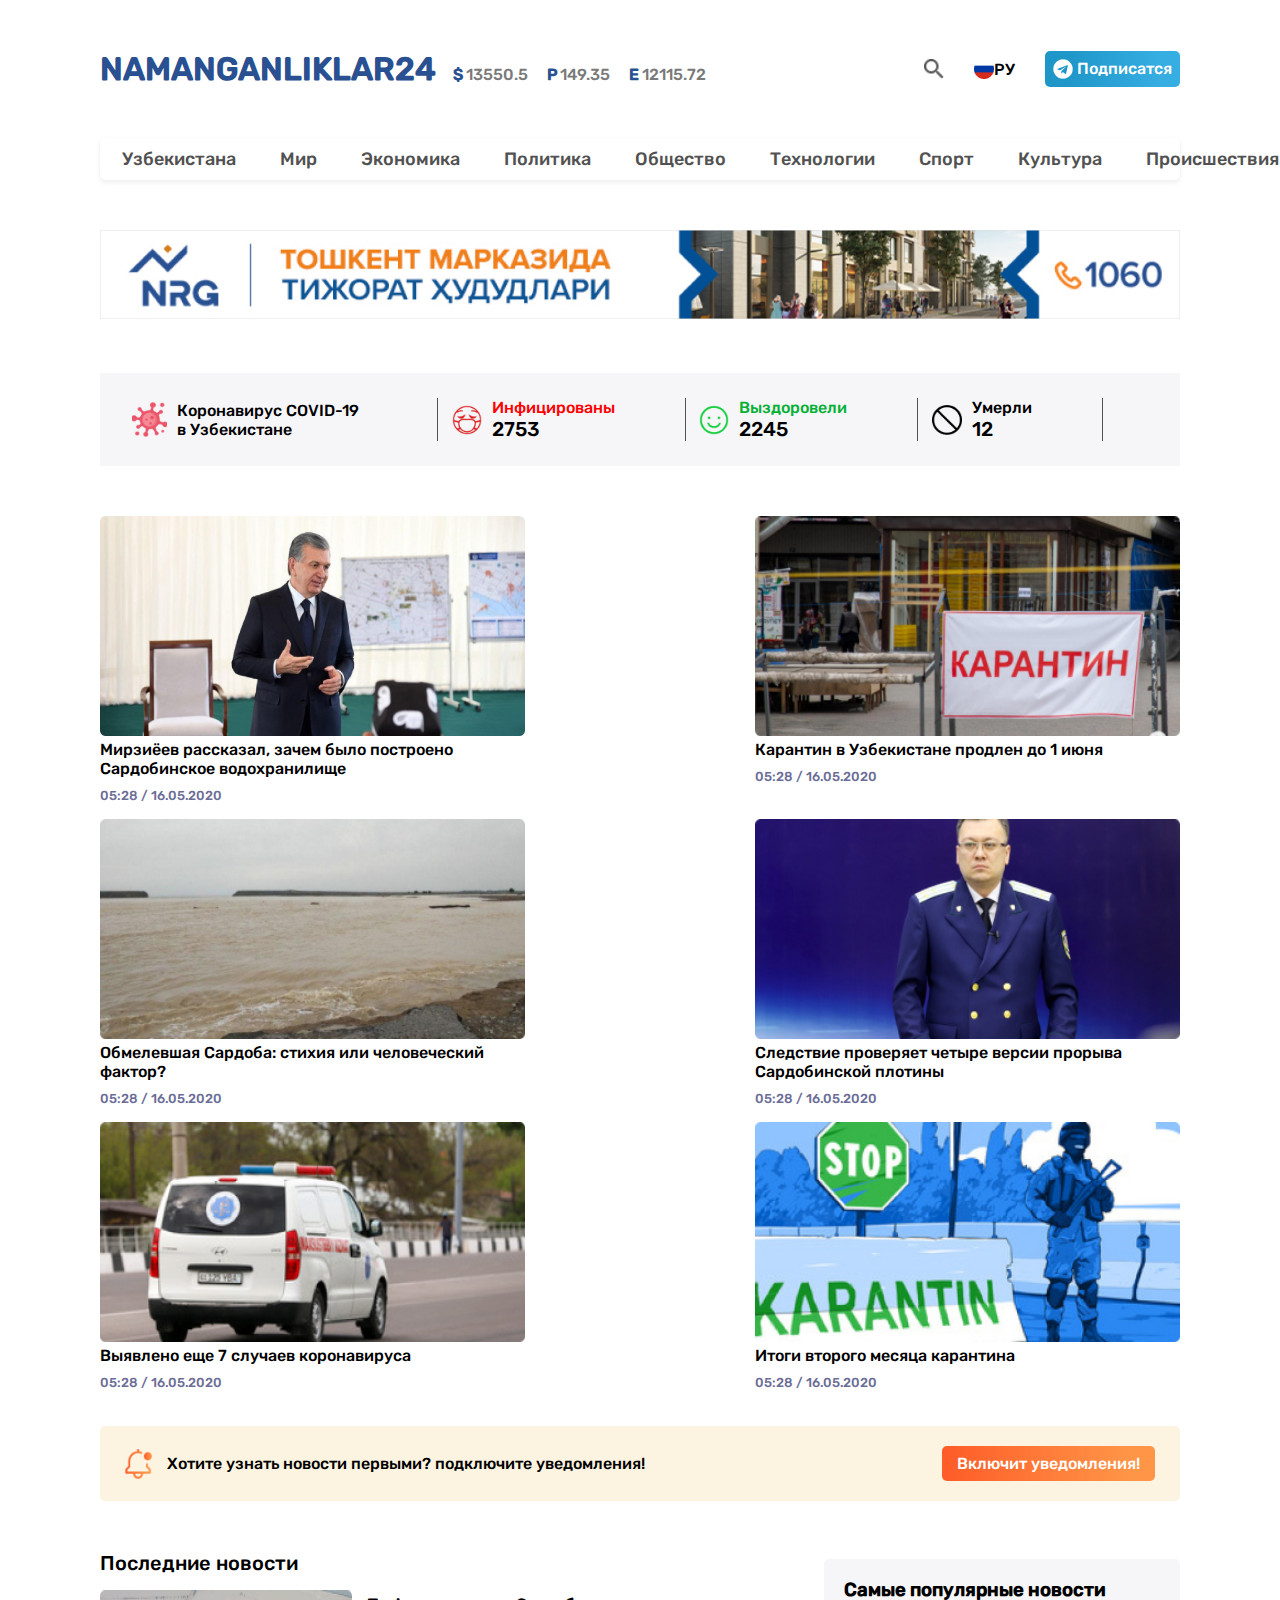
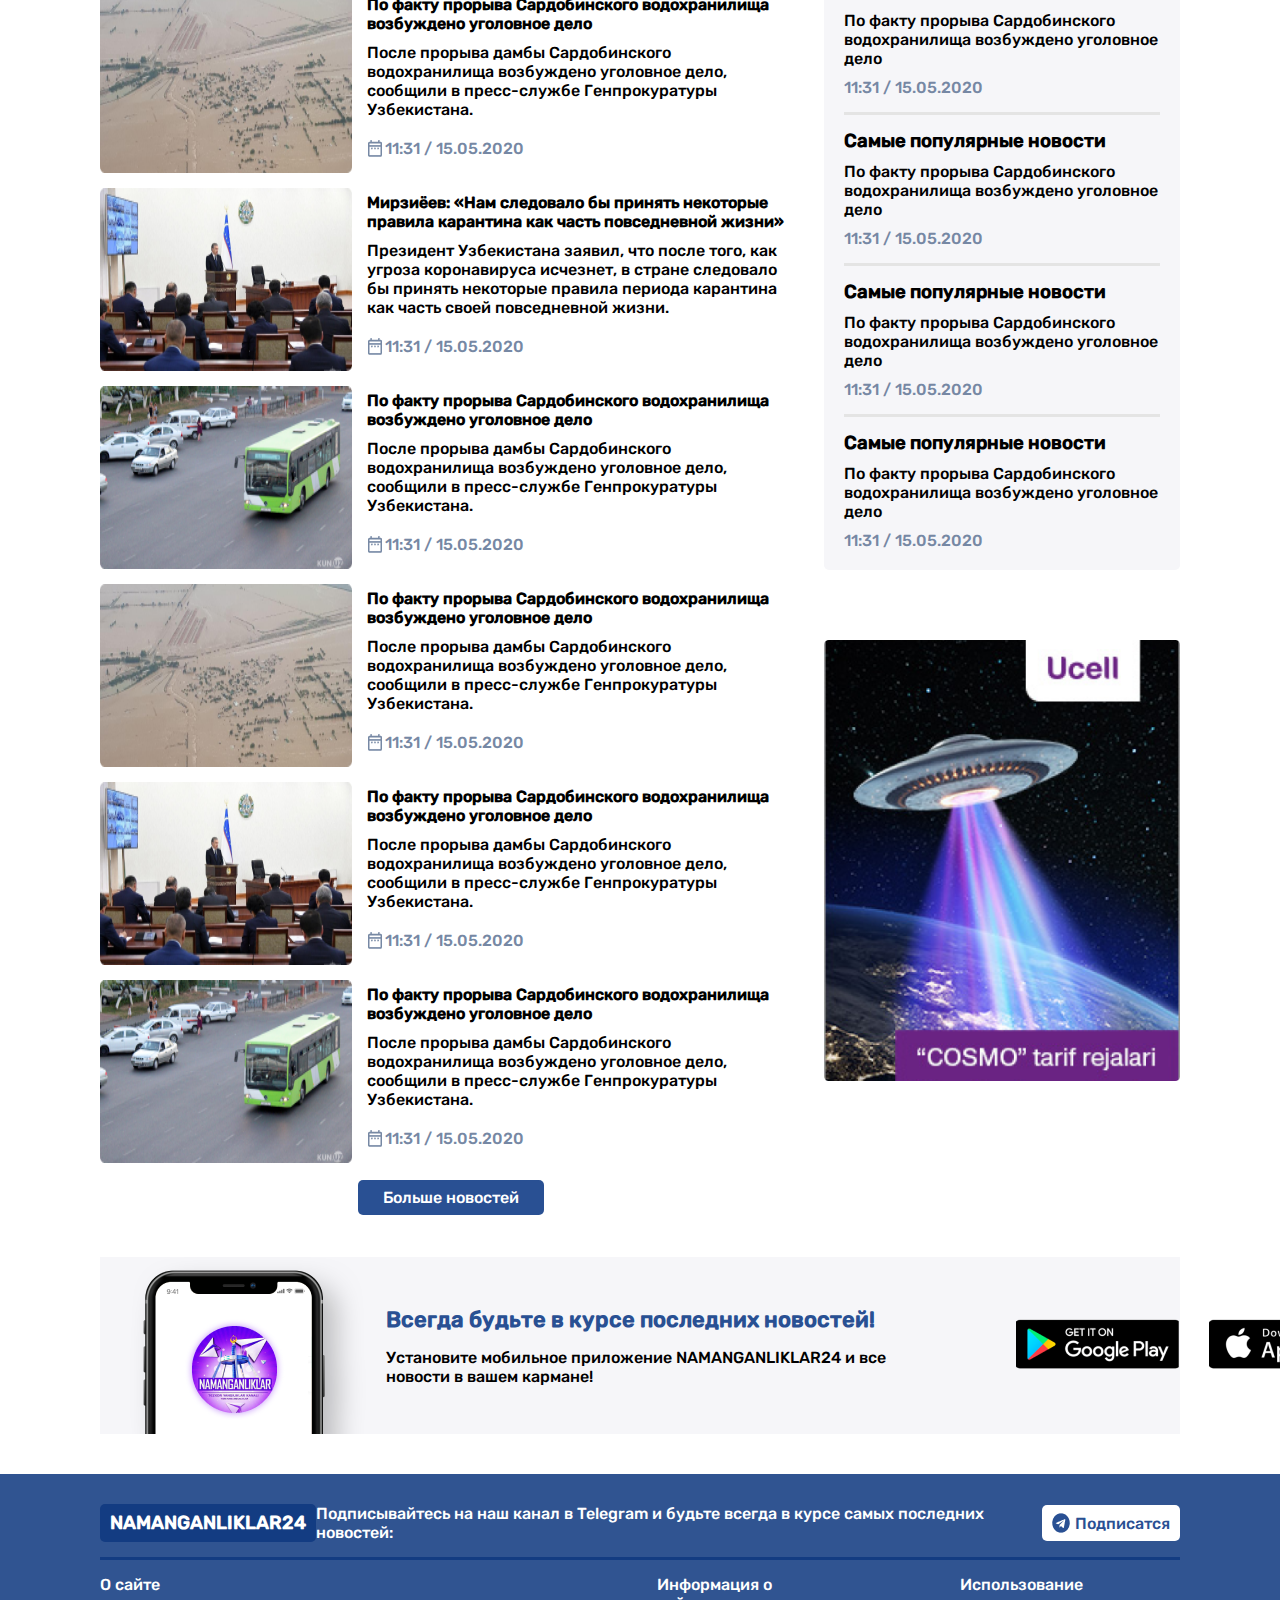
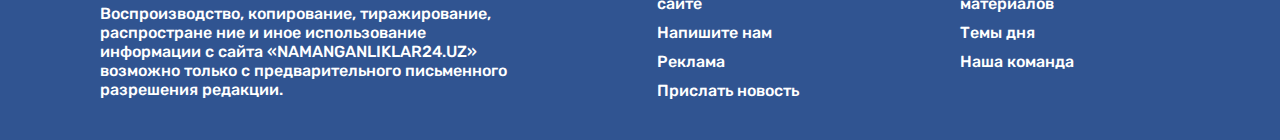
<file: index.html>
<!DOCTYPE html>
<html lang="ru">

<head>
    <meta charset="UTF-8">
    <title>NAMANGANLIKLAR24</title>
    <link rel="stylesheet" href="./main.css">
    <link rel="stylesheet" href="./style.css">
</head>

<body>

    <main class="container">

        <!-- Header -->

        <header class="header">
            <div class="head">

                <div class="currencies">
                    <h1>NAMANGANLIKLAR24</h1>
                    <div class="currency">
                        <span>$</span>
                        <p>13550.5</p>
                    </div>
                    <div class="currency">
                        <span>P</span>
                        <p>149.35</p>
                    </div>
                    <div class="currency">
                        <span>E</span>
                        <p>12115.72</p>
                    </div>
                </div>

                <div class="icons">
                    <img class="img-lupa" src="./img/lupa.png" alt="#">
                    <img class="img-flag" src="./img/flag.png" alt="#"><span>РУ</span>

                    <a href="#" class="follow">
                        <img src="./img/cib_telegram@2x.png" alt="#">
                        <p>Подписатся</p>
                    </a>

                </div>

            </div>
        </header>

        <nav>

            <ul class="nav-list">
                
                <li class="list-item1">
                    <a href="#" class="dropdown-title">Узбекистана</a>
                    <ul class="dropdown-items">
                        <li class="dropdown-item">Область</li>
                        <li class="dropdown-item">Округ</li>
                        <li class="dropdown-item">Район</li>
                        <li class="dropdown-item">Улица</li>
                        <li class="dropdown-item">Дом</li>
                    </ul>
                </li>
                <li class="list-item">
                    <a href="#footer">Мир</a>
                </li>
                <li class="list-item">
                    <a href="#footer">Экономика</a>
                </li>
                <li class="list-item">
                    <a href="#footer">Политика</a>
                </li>
                <li class="list-item">
                    <a href="#footer">Общество</a>
                </li>
                <li class="list-item">
                    <a href="#footer">Технологии</a>
                </li>
                <li class="list-item">
                    <a href="#footer">Спорт</a>
                </li>
                <li class="list-item">
                    <a href="#footer">Культура</a>
                </li>
                <li class="list-item">
                    <a href="#footer">Происшествия</a>
                </li>
                <li class="list-item">
                    <a href="#footer">Туризм</a>
                </li>

            </ul>

            <div class="banner">
                <img src="./img/nrg-banner.jpg" alt="#">
            </div>

        </nav>

        <!-- Section_1 -->

        <div>

            <div class="covid-info">

                <div class="covid-info-item item1">
                    <!-- <img class="virusPic" src="./img/virus.png" alt="#"> -->
                    <p>Коронавирус COVID-19 в Узбекистане</p>
                </div>

                <div class="covid-info-item item2">
                    <!-- <img class="virusPic1" src="./img/mask.png" alt="#"> -->
                    <div class="infected-number">
                        <p>Инфицированы</p>
                        <p>2753</p>
                    </div>
                </div>

                <div class="covid-info-item item3">
                    <!-- <img class="virusPic1" src="./img/smile.png" alt="#"> -->
                    <div class="health-number">
                        <p>Выздоровели</p>
                        <p>2245</p>
                    </div>
                </div>

                <div class="covid-info-item item4">
                    <!-- <img class="virusPic1" src="./img/empty.png" alt="#"> -->
                    <div class="dead-number">
                        <p>Умерли</p>
                        <p>12</p>
                    </div>
                </div>

            </div>

        </div>


        <!-- Section_2 -->

        <div>

            <div class="cards">

                <div class="card">
                    <img src="./img/prezident.jpg" alt="#">
                    <p>Мирзиёев рассказал, зачем было построено Сардобинское водохранилище</p>
                    <p><time datetime="2020-05-16 05:28">05:28 / 16.05.2020</time></p>
                </div>
                <div class="card">
                    <img src="./img/karantin.jpg" alt="#">
                    <p>Карантин в Узбекистане продлен до 1 июня</p>
                    <p><time datetime="2020-05-16 05:28">05:28 / 16.05.2020</time></p>
                </div>
                <div class="card">
                    <img src="./img/sardoba.jpg" alt="#">
                    <p>Обмелевшая Сардоба: стихия или человеческий фактор?</p>
                    <p><time datetime="2020-05-16 05:28">05:28 / 16.05.2020</time></p>
                </div>
                <div class="card">
                    <img src="./img/prokuror.jpg" alt="#">
                    <p>Следствие проверяет четыре версии прорыва Сардобинской плотины</p>
                    <p><time datetime="2020-05-16 05:28">05:28 / 16.05.2020</time></p>
                </div>
                <div class="card">
                    <img src="./img/tez-yordam.jpg" alt="#">
                    <p>Выявлено еще 7 случаев коронавируса</p>
                    <p><time datetime="2020-05-16 05:28">05:28 / 16.05.2020</time></p>
                </div>
                <div class="card">
                    <img src="./img/stop-karantin.jpg" alt="#">
                    <p>Итоги второго месяца карантина </p>
                    <p><time datetime="2020-05-16 05:28">05:28 / 16.05.2020</time></p>
                </div>

            </div>

            <div class="notification">
                <img src="./img/bell.png" alt="#">
                <p>Хотите узнать новости первыми? подключите уведомления!</p>
                <a href="#">Включит уведомления!</a>
            </div>

        </div>

        <!-- Section_3 -->

        <section class="section3">

            <div class="section-3">

                <p>Последние новости</p>

                <div class="last-news">
                    <img src="./img/rasm1.png" alt="#">
                    <div class="last-new">
                        <a href="#">По факту прорыва Сардобинского водохранилища возбуждено уголовное дело</a>
                        <p>После прорыва дамбы Сардобинского водохранилища возбуждено уголовное дело, сообщили в
                            пресс-службе Генпрокуратуры Узбекистана.</p>
                        <div class="time">
                            <img src="./img/calendar.jpg" alt="#">
                            <time datetime="2020-05-15 11:31">11:31 / 15.05.2020</time>
                        </div>
                    </div>
                </div>
                <div class="last-news">
                    <img src="./img/zalda.png" alt="#">
                    <div class="last-new">
                        <a href="#">Мирзиёев: «Нам следовало бы принять некоторые правила карантина как часть
                            повседневной жизни»</a>
                        <p>Президент Узбекистана заявил, что после того, как угроза коронавируса исчезнет, в стране
                            следовало бы принять некоторые правила периода карантина как часть своей повседневной жизни.
                        </p>
                        <div class="time">
                            <img src="./img/calendar.jpg" alt="#">
                            <time datetime="2020-05-15 11:31">11:31 / 15.05.2020</time>
                        </div>
                    </div>
                </div>
                <div class="last-news">
                    <img src="./img/avtobus.png" alt="#">
                    <div class="last-new">
                        <a href="#">По факту прорыва Сардобинского водохранилища возбуждено уголовное дело</a>
                        <p>После прорыва дамбы Сардобинского водохранилища возбуждено уголовное дело, сообщили в
                            пресс-службе Генпрокуратуры Узбекистана.</p>
                        <div class="time">
                            <img src="./img/calendar.jpg" alt="#">
                            <time datetime="2020-05-15 11:31">11:31 / 15.05.2020</time>
                        </div>
                    </div>
                </div>
                <div class="last-news">
                    <img src="./img/rasm1.png" alt="#">
                    <div class="last-new">
                        <a href="#">По факту прорыва Сардобинского водохранилища возбуждено уголовное дело</a>
                        <p>После прорыва дамбы Сардобинского водохранилища возбуждено уголовное дело, сообщили в
                            пресс-службе Генпрокуратуры Узбекистана.</p>
                        <div class="time">
                            <img src="./img/calendar.jpg" alt="#">
                            <time datetime="2020-05-15 11:31">11:31 / 15.05.2020</time>
                        </div>
                    </div>
                </div>
                <div class="last-news">
                    <img src="./img/zalda.png" alt="#">
                    <div class="last-new">
                        <a href="#">По факту прорыва Сардобинского водохранилища возбуждено уголовное дело</a>
                        <p>После прорыва дамбы Сардобинского водохранилища возбуждено уголовное дело, сообщили в
                            пресс-службе Генпрокуратуры Узбекистана.</p>
                        <div class="time">
                            <img src="./img/calendar.jpg" alt="#">
                            <time datetime="2020-05-15 11:31">11:31 / 15.05.2020</time>
                        </div>
                    </div>
                </div>
                <div class="last-news">
                    <img src="./img/avtobus.png" alt="#">
                    <div class="last-new">
                        <a href="#">По факту прорыва Сардобинского водохранилища возбуждено уголовное дело</a>
                        <p>После прорыва дамбы Сардобинского водохранилища возбуждено уголовное дело, сообщили в
                            пресс-службе Генпрокуратуры Узбекистана.</p>
                        <div class="time">
                            <img src="./img/calendar.jpg" alt="#">
                            <time datetime="2020-05-15 11:31">11:31 / 15.05.2020</time>
                        </div>
                    </div>
                </div>

                <div class="lastNews-btn">
                    <a href="./index1.html" target="_blank">Больше новостей</a>
                </div>

            </div>

            <div class="section3-part2">

                <div class="popular-news">

                    <div class="p-new">
                        <h3>Caмыe популярные новости</h3>
                        <p>По факту прорыва Сардобинского водохранилища возбуждено уголовное дело</p>
                        <time datetime="2020-05-15 11:31">11:31 / 15.05.2020</time>
                    </div>

                    <div class="line"></div>

                    <div class="p-new">
                        <h3>Caмыe популярные новости</h3>
                        <p>По факту прорыва Сардобинского водохранилища возбуждено уголовное дело</p>
                        <time datetime="2020-05-15 11:31">11:31 / 15.05.2020</time>
                    </div>

                    <div class="line"></div>

                    <div class="p-new">
                        <h3>Caмыe популярные новости</h3>
                        <p>По факту прорыва Сардобинского водохранилища возбуждено уголовное дело</p>
                        <time datetime="2020-05-15 11:31">11:31 / 15.05.2020</time>
                    </div>

                    <div class="line"></div>

                    <div class="p-new">
                        <h3>Caмыe популярные новости</h3>
                        <p>По факту прорыва Сардобинского водохранилища возбуждено уголовное дело</p>
                        <time datetime="2020-05-15 11:31">11:31 / 15.05.2020</time>
                    </div>

                </div>

                <div class="ucell-pic">
                    <img src="./img/ucell.png" alt="#">
                </div>

            </div>

        </section>

        <!-- Section-4 -->

        <section>

            <div class="last-section">
                <img src="./img/phone.png" alt="#">

                <div class="last-section-icons">
                    <div class="last-section-text">
                        <h3>Всегда будьте в курсе последних новостей!</h3>
                        <p>Установите мобильное приложение NAMANGANLIKLAR24 и все новости в вашем кармане!</p>
                    </div>

                    <a href="#">
                        <img src="./img/google_play.png" alt="#">
                    </a>
                    <a href="#">
                        <img src="./img/appstore.png" alt="#">
                    </a>
                </div>
            </div>

        </section>
    </main>

    <!-- Footer -->

    <footer id="footer">

        <div class="container footer">

            <div class="foot">
                <h3>NAMANGANLIKLAR24</h3>
                <p>Подписывайтесь на наш канал в Telegram и будьте всегда в курсе самых последних новостей:</p>
                <a href="#" class="foot-icon">
                    <img src="./img/telegram-logo.png" alt="#">
                    <p>Подписатся</p>
                </a>
            </div>

            <div class="foot_2">

                <div class="column-1">
                    <p>О сайте</p>
                    <p>Воспроизводство, копирование, тиражирование, распростране ние и иное использование информации с
                        сайта «NAMANGANLIKLAR24.UZ» возможно только с предварительного письменного разрешения редакции.
                    </p>
                </div>

                <ul class="column-2">
                    <li>Информация о сайте</li>
                    <li>Напишите нам</li>
                    <li>Реклама</li>
                    <li>Прислать новость</li>
                </ul>

                <ul class="column-2">
                    <li>Использование материалов</li>
                    <li>Темы дня</li>
                    <li>Наша команда</li>
                </ul>

            </div>

        </div>

    </footer>

</body>

</html>
</file>
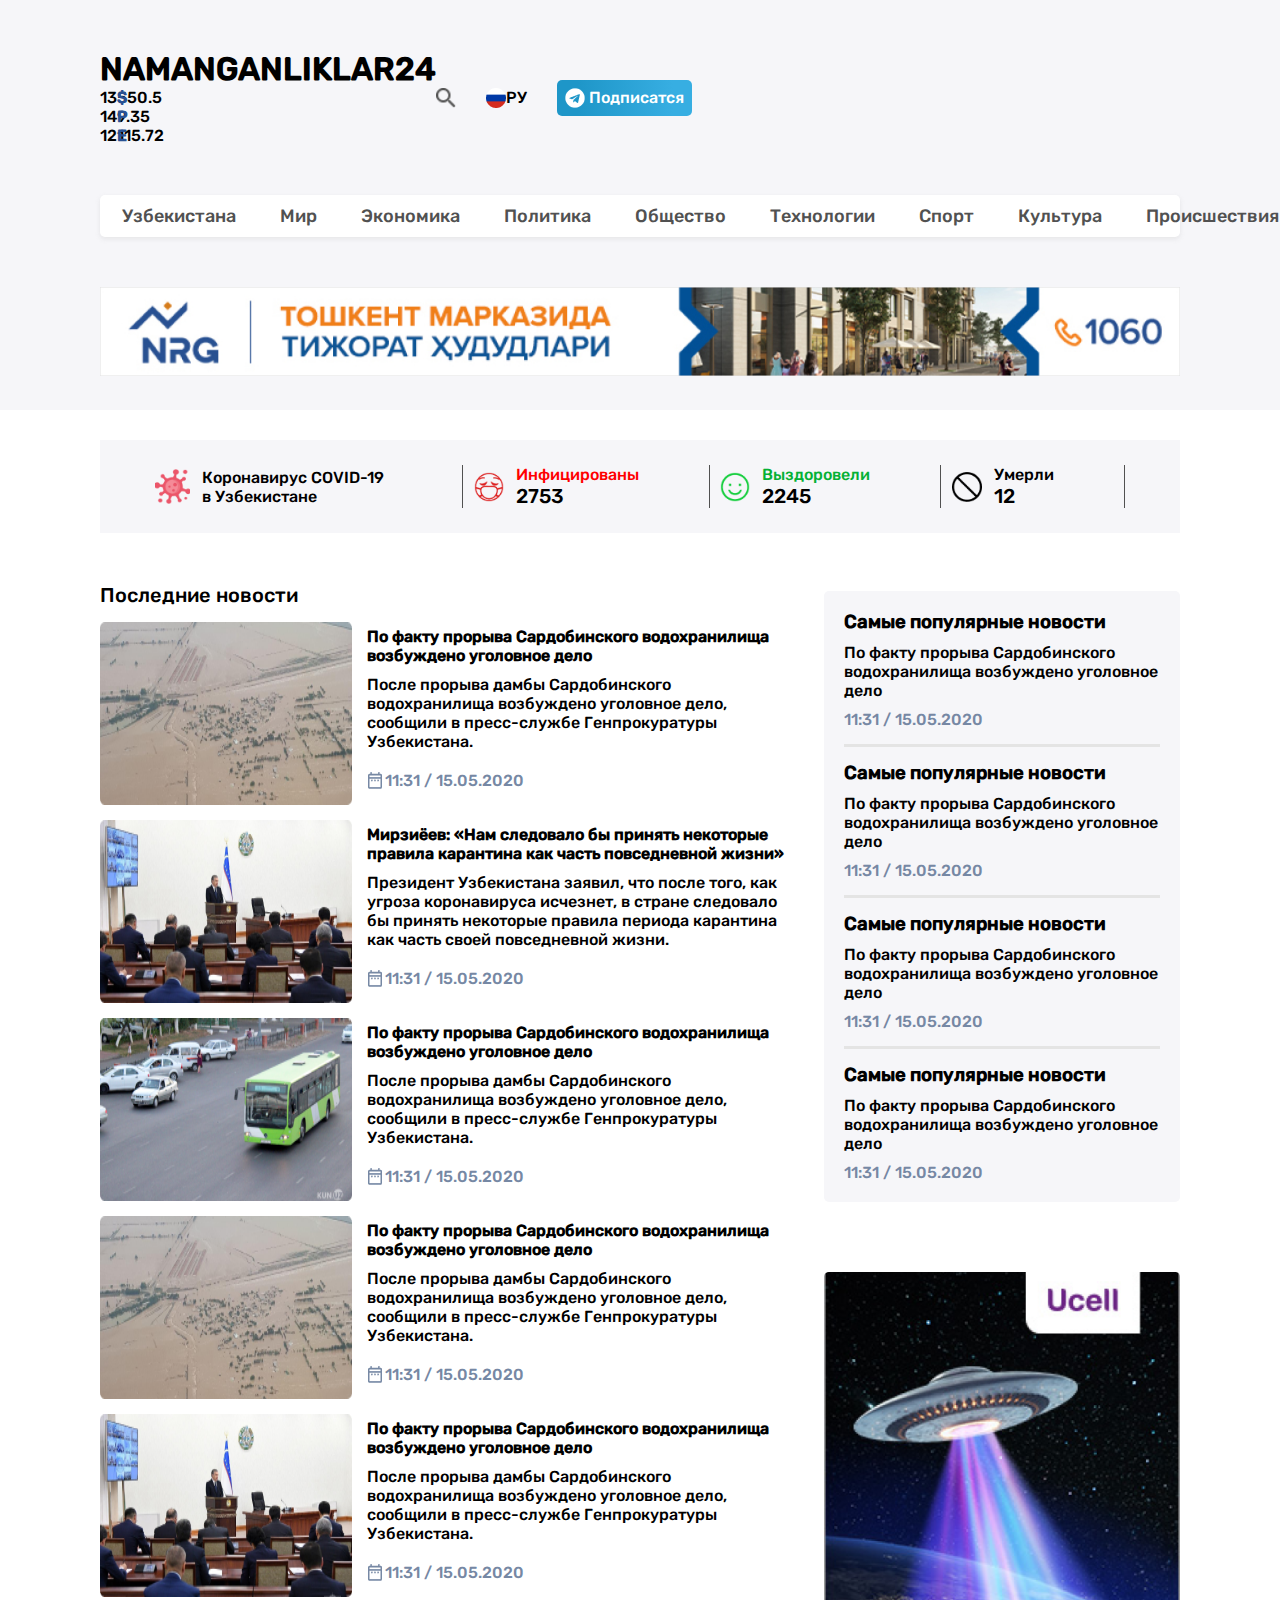
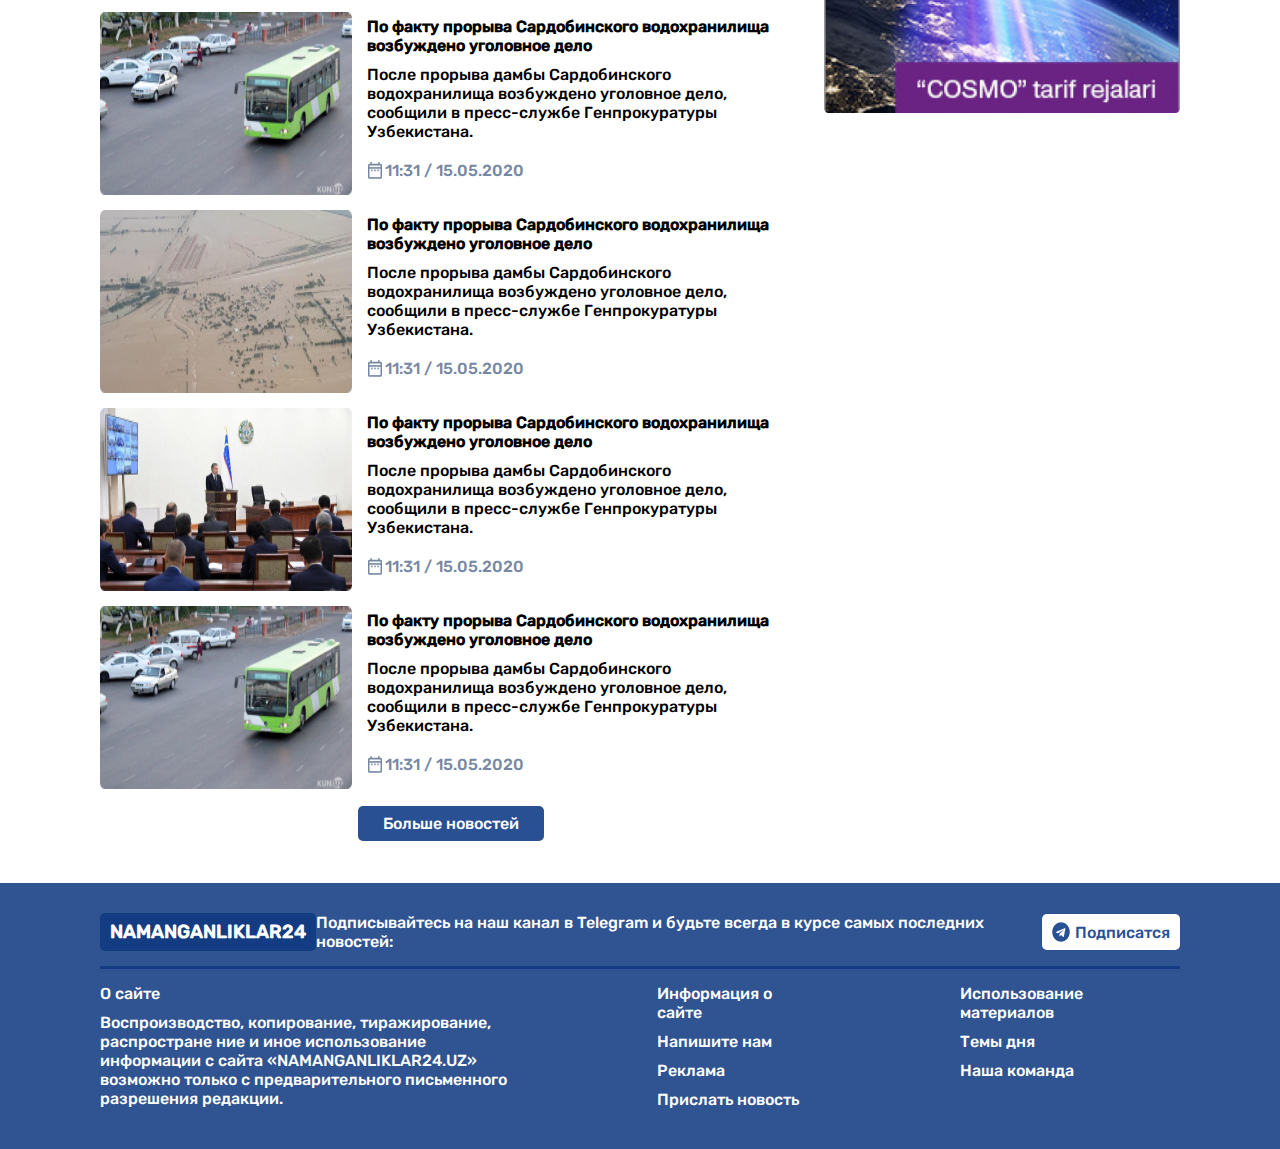
<file: index1.html>
<!DOCTYPE html>
<html lang="ru">

<head>
    <meta charset="UTF-8">
    <title>NAMANGANLIKLAR24 page_1</title>

    <link rel="stylesheet" href="./main.css">
    <link rel="stylesheet" href="./style1.css">
</head>

<body>

    <main>

        <header>
            <div class="head">

                <div class="currency">
                    <h1>NAMANGANLIKLAR24</h1>
                    <span>$</span>
                    <p>13550.5</p>
                    <span>P</span>
                    <p>149.35</p>
                    <span>E</span>
                    <p>12115.72</p>
                </div>

                <div class="icons">
                    <img class="img-lupa" src="./img/lupa.png" alt="#">
                    <img class="img-flag" src="./img/flag.png" alt="#"><span>РУ</span>

                    <a href="#" class="follow">
                        <img src="./img/cib_telegram@2x.png" alt="#">
                        <p>Подписатся</p>
                    </a>

                </div>

            </div>
        </header>

        <nav>

            <ul class="nav-list">

                <li class="list-item">
                    <a href="#">Узбекистана</a>
                </li>
                <li class="list-item">
                    <a href="#">Мир</a>
                </li>
                <li class="list-item">
                    <a href="#">Экономика</a>
                </li>
                <li class="list-item">
                    <a href="#">Политика</a>
                </li>
                <li class="list-item">
                    <a href="#">Общество</a>
                </li>
                <li class="list-item">
                    <a href="#">Технологии</a>
                </li>
                <li class="list-item">
                    <a href="#">Спорт</a>
                </li>
                <li class="list-item">
                    <a href="#">Культура</a>
                </li>
                <li class="list-item">
                    <a href="#">Происшествия</a>
                </li>
                <li class="list-item">
                    <a href="#">Туризм</a>
                </li>

            </ul>

            <div class="banner">
                <img src="./img/nrg-banner.jpg" alt="#">
            </div>

        </nav>

        <!-- Section_1 -->

        <div class="container">
            <div class="covid-info">

                <div class="covid-info-item">
                    <img class="virusPic" src="./img/virus.png" alt="#">
                    <p>Коронавирус COVID-19 в Узбекистане</p>
                </div>
    
                <div class="covid-info-item">
                    <img class="virusPic1" src="./img/mask.png" alt="#">
                    <div class="infected-number">
                        <p>Инфицированы</p>
                        <p>2753</p>
                    </div>
                </div>
    
                <div class="covid-info-item">
                    <img class="virusPic1" src="./img/smile.png" alt="#">
                    <div class="health-number">
                        <p>Выздоровели</p>
                        <p>2245</p>
                    </div>
                </div>
    
                <div class="covid-info-item">
                    <img class="virusPic1" src="./img/empty.png" alt="#">
                    <div class="dead-number">
                        <p>Умерли</p>
                        <p>12</p>
                    </div>
                </div>
    
            </div>
        </div>

        <!-- Section_3 -->

        <section class="section3">

            <div class="section-3">

                <p>Последние новости</p>

                <div class="last-news">
                    <img src="./img/rasm1.png" alt="#">
                    <div class="last-new">
                        <a href="#">По факту прорыва Сардобинского водохранилища возбуждено уголовное дело</a>
                        <p>После прорыва дамбы Сардобинского водохранилища возбуждено уголовное дело, сообщили в
                            пресс-службе Генпрокуратуры Узбекистана.</p>
                        <div class="time">
                            <img src="./img/calendar.jpg" alt="#">
                            <time datetime="2020-05-15 11:31">11:31 / 15.05.2020</time>
                        </div>
                    </div>
                </div>
                <div class="last-news">
                    <img src="./img/zalda.png" alt="#">
                    <div class="last-new">
                        <a href="#">Мирзиёев: «Нам следовало бы принять некоторые правила карантина как часть
                            повседневной жизни»</a>
                        <p>Президент Узбекистана заявил, что после того, как угроза коронавируса исчезнет, в стране
                            следовало бы принять некоторые правила периода карантина как часть своей повседневной жизни.
                        </p>
                        <div class="time">
                            <img src="./img/calendar.jpg" alt="#">
                            <time datetime="2020-05-15 11:31">11:31 / 15.05.2020</time>
                        </div>
                    </div>
                </div>
                <div class="last-news">
                    <img src="./img/avtobus.png" alt="#">
                    <div class="last-new">
                        <a href="#">По факту прорыва Сардобинского водохранилища возбуждено уголовное дело</a>
                        <p>После прорыва дамбы Сардобинского водохранилища возбуждено уголовное дело, сообщили в
                            пресс-службе Генпрокуратуры Узбекистана.</p>
                        <div class="time">
                            <img src="./img/calendar.jpg" alt="#">
                            <time datetime="2020-05-15 11:31">11:31 / 15.05.2020</time>
                        </div>
                    </div>
                </div>
                <div class="last-news">
                    <img src="./img/rasm1.png" alt="#">
                    <div class="last-new">
                        <a href="#">По факту прорыва Сардобинского водохранилища возбуждено уголовное дело</a>
                        <p>После прорыва дамбы Сардобинского водохранилища возбуждено уголовное дело, сообщили в
                            пресс-службе Генпрокуратуры Узбекистана.</p>
                        <div class="time">
                            <img src="./img/calendar.jpg" alt="#">
                            <time datetime="2020-05-15 11:31">11:31 / 15.05.2020</time>
                        </div>
                    </div>
                </div>
                <div class="last-news">
                    <img src="./img/zalda.png" alt="#">
                    <div class="last-new">
                        <a href="#">По факту прорыва Сардобинского водохранилища возбуждено уголовное дело</a>
                        <p>После прорыва дамбы Сардобинского водохранилища возбуждено уголовное дело, сообщили в
                            пресс-службе Генпрокуратуры Узбекистана.</p>
                        <div class="time">
                            <img src="./img/calendar.jpg" alt="#">
                            <time datetime="2020-05-15 11:31">11:31 / 15.05.2020</time>
                        </div>
                    </div>
                </div>
                <div class="last-news">
                    <img src="./img/avtobus.png" alt="#">
                    <div class="last-new">
                        <a href="#">По факту прорыва Сардобинского водохранилища возбуждено уголовное дело</a>
                        <p>После прорыва дамбы Сардобинского водохранилища возбуждено уголовное дело, сообщили в
                            пресс-службе Генпрокуратуры Узбекистана.</p>
                        <div class="time">
                            <img src="./img/calendar.jpg" alt="#">
                            <time datetime="2020-05-15 11:31">11:31 / 15.05.2020</time>
                        </div>
                    </div>
                </div>
                <div class="last-news">
                    <img src="./img/rasm1.png" alt="#">
                    <div class="last-new">
                        <a href="#">По факту прорыва Сардобинского водохранилища возбуждено уголовное дело</a>
                        <p>После прорыва дамбы Сардобинского водохранилища возбуждено уголовное дело, сообщили в
                            пресс-службе Генпрокуратуры Узбекистана.</p>
                        <div class="time">
                            <img src="./img/calendar.jpg" alt="#">
                            <time datetime="2020-05-15 11:31">11:31 / 15.05.2020</time>
                        </div>
                    </div>
                </div>
                <div class="last-news">
                    <img src="./img/zalda.png" alt="#">
                    <div class="last-new">
                        <a href="#">По факту прорыва Сардобинского водохранилища возбуждено уголовное дело</a>
                        <p>После прорыва дамбы Сардобинского водохранилища возбуждено уголовное дело, сообщили в
                            пресс-службе Генпрокуратуры Узбекистана.</p>
                        <div class="time">
                            <img src="./img/calendar.jpg" alt="#">
                            <time datetime="2020-05-15 11:31">11:31 / 15.05.2020</time>
                        </div>
                    </div>
                </div>
                <div class="last-news">
                    <img src="./img/avtobus.png" alt="#">
                    <div class="last-new">
                        <a href="#">По факту прорыва Сардобинского водохранилища возбуждено уголовное дело</a>
                        <p>После прорыва дамбы Сардобинского водохранилища возбуждено уголовное дело, сообщили в
                            пресс-службе Генпрокуратуры Узбекистана.</p>
                        <div class="time">
                            <img src="./img/calendar.jpg" alt="#">
                            <time datetime="2020-05-15 11:31">11:31 / 15.05.2020</time>
                        </div>
                    </div>
                </div>

                <div class="lastNews-btn">
                    <a href="./index2.html" target="_blank">Больше новостей</a>
                </div>

            </div>

            <div class="section3-part2">

                <div class="popular-news">

                    <div class="p-new">
                        <h3>Caмыe популярные новости</h3>
                        <p>По факту прорыва Сардобинского водохранилища возбуждено уголовное дело</p>
                        <time datetime="2020-05-15 11:31">11:31 / 15.05.2020</time>
                    </div>

                    <div class="line"></div>

                    <div class="p-new">
                        <h3>Caмыe популярные новости</h3>
                        <p>По факту прорыва Сардобинского водохранилища возбуждено уголовное дело</p>
                        <time datetime="2020-05-15 11:31">11:31 / 15.05.2020</time>
                    </div>

                    <div class="line"></div>

                    <div class="p-new">
                        <h3>Caмыe популярные новости</h3>
                        <p>По факту прорыва Сардобинского водохранилища возбуждено уголовное дело</p>
                        <time datetime="2020-05-15 11:31">11:31 / 15.05.2020</time>
                    </div>

                    <div class="line"></div>

                    <div class="p-new">
                        <h3>Caмыe популярные новости</h3>
                        <p>По факту прорыва Сардобинского водохранилища возбуждено уголовное дело</p>
                        <time datetime="2020-05-15 11:31">11:31 / 15.05.2020</time>
                    </div>

                </div>

                <div class="ucell-pic">
                    <img src="./img/ucell.png" alt="#">
                </div>

            </div>

        </section>

    </main>

    <!-- Footer -->

    <footer>

        <div class="container footer">

            <div class="foot">
                <h3>NAMANGANLIKLAR24</h3>
                <p>Подписывайтесь на наш канал в Telegram и будьте всегда в курсе самых последних новостей:</p>
                <a href="#" class="foot-icon">
                    <img src="./img/telegram-logo.png" alt="#">
                    <p>Подписатся</p>
                </a>
            </div>

            <div class="foot_2">

                <div class="column-1">
                    <p>О сайте</p>
                    <p>Воспроизводство, копирование, тиражирование, распростране ние и иное использование информации с
                        сайта «NAMANGANLIKLAR24.UZ» возможно только с предварительного письменного разрешения редакции.
                    </p>
                </div>

                <ul class="column-2">
                    <li>Информация о сайте</li>
                    <li>Напишите нам</li>
                    <li>Реклама</li>
                    <li>Прислать новость</li>
                </ul>

                <ul class="column-2">
                    <li>Использование материалов</li>
                    <li>Темы дня</li>
                    <li>Наша команда</li>
                </ul>

            </div>

        </div>

    </footer>

</body>

</html>
</file>
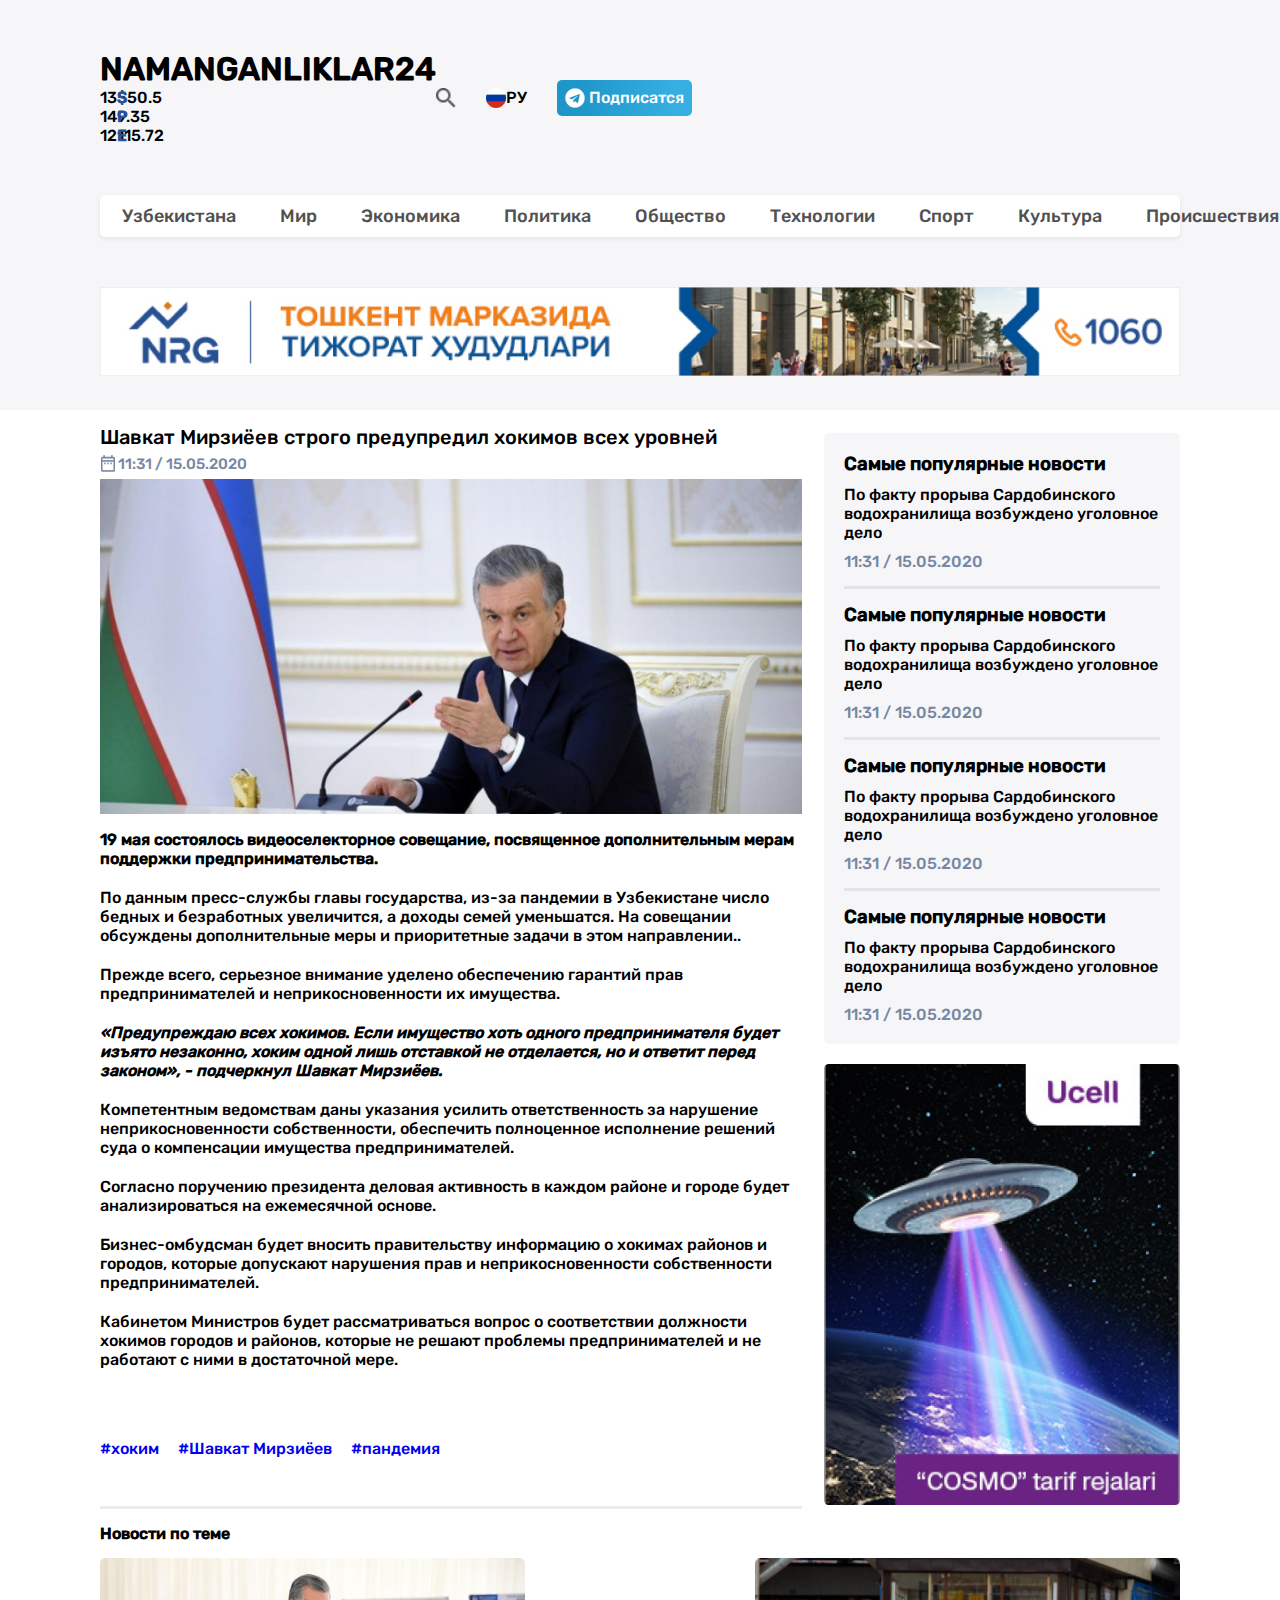
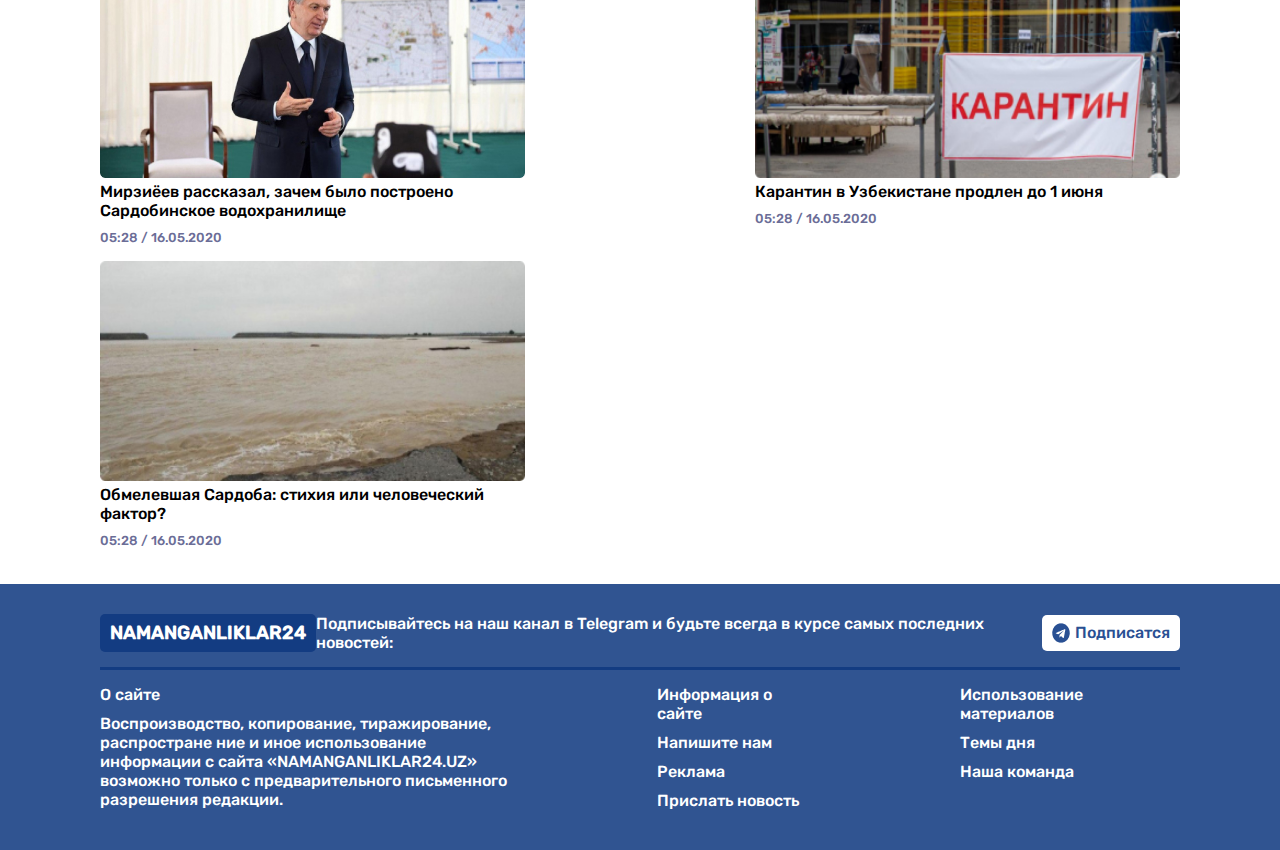
<file: index2.html>
<!DOCTYPE html>
<html lang="ru">
<head>
    <meta charset="UTF-8">
    <title>NAMANGANLIKLAR24 page_2</title>

    <link rel="stylesheet" href="./main.css">
    <link rel="stylesheet" href="./style2.css">
</head>
<body>
    
    <header>
        <div class="head">

            <div class="currency">
                <h1>NAMANGANLIKLAR24</h1>
                <span>$</span>
                <p>13550.5</p>
                <span>P</span>
                <p>149.35</p>
                <span>E</span>
                <p>12115.72</p>
            </div>

            <div class="icons">
                <img class="img-lupa" src="./img/lupa.png" alt="#">
                <img class="img-flag" src="./img/flag.png" alt="#"><span>РУ</span>

                <a href="#" class="follow">
                    <img src="./img/cib_telegram@2x.png" alt="#">
                    <p>Подписатся</p>
                </a>

            </div>

        </div>
    </header>

    <nav>

        <ul class="nav-list">

            <li class="list-item">
                <a href="#">Узбекистана</a>
            </li>
            <li class="list-item">
                <a href="#">Мир</a>
            </li>
            <li class="list-item">
                <a href="#">Экономика</a>
            </li>
            <li class="list-item">
                <a href="#">Политика</a>
            </li>
            <li class="list-item">
                <a href="#">Общество</a>
            </li>
            <li class="list-item">
                <a href="#">Технологии</a>
            </li>
            <li class="list-item">
                <a href="#">Спорт</a>
            </li>
            <li class="list-item">
                <a href="#">Культура</a>
            </li>
            <li class="list-item">
                <a href="#">Происшествия</a>
            </li>
            <li class="list-item">
                <a href="#">Туризм</a>
            </li>

        </ul>

        <div class="banner">
            <img src="./img/nrg-banner.jpg" alt="#">
        </div>

    </nav>

    <section class="section3">

        <div class="section-3">

            <p>Шавкат Мирзиёев строго предупредил хокимов всех уровней</p>
            <div class="president-time">
                <img src="./img/calendar.jpg" alt="#">
                <time datetime="2020-05-15 11:31">11:31 / 15.05.2020</time>
            </div>

            <div>
                <img class="pic-of-president" src="./img/president.png" alt="#">
            </div>

            <div class="words-of-president">
                <p>19 мая состоялось видеоселекторное совещание, посвященное дополнительным мерам поддержки предпринимательства.
                <p>По данным пресс-службы главы государства, из-за пандемии в Узбекистане число бедных и безработных увеличится, а доходы семей уменьшатся. На совещании обсуждены дополнительные меры и приоритетные задачи в этом направлении..</p>
                <p>Прежде всего, серьезное внимание уделено обеспечению гарантий прав предпринимателей и неприкосновенности их имущества.</p>
                <p>«Предупреждаю всех хокимов. Если имущество хоть одного предпринимателя будет изъято незаконно, хоким одной лишь отставкой не отделается, но и ответит перед законом», - подчеркнул Шавкат Мирзиёев.</p>
                <p>Компетентным ведомствам даны указания усилить ответственность за нарушение неприкосновенности собственности, обеспечить полноценное исполнение решений суда о компенсации имущества предпринимателей.</p>
                <p>Согласно поручению президента деловая активность в каждом районе и городе будет анализироваться на ежемесячной основе.</p>
                <p>Бизнес-омбудсман будет вносить правительству информацию о хокимах районов и городов, которые допускают нарушения прав и неприкосновенности собственности предпринимателей.</p>
                <p>Кабинетом Министров будет рассматриваться вопрос о соответствии должности хокимов городов и районов, которые не решают проблемы предпринимателей и не работают с ними в достаточной мере.</p></p>
            </div>
              
            <div class="btns">
                <a href="#">#хоким</a>
                <a href="#">#Шавкат Мирзиёев</a>
                <a href="#">#пандемия</a>
            </div>

        </div>

        <div class="section3-part2">

            <div class="popular-news">

                <div class="p-new">
                    <h3>Caмыe популярные новости</h3>
                    <p>По факту прорыва Сардобинского водохранилища возбуждено уголовное дело</p>
                    <time datetime="2020-05-15 11:31">11:31 / 15.05.2020</time>
                </div>

                <div class="line"></div>

                <div class="p-new">
                    <h3>Caмыe популярные новости</h3>
                    <p>По факту прорыва Сардобинского водохранилища возбуждено уголовное дело</p>
                    <time datetime="2020-05-15 11:31">11:31 / 15.05.2020</time>
                </div>

                <div class="line"></div>

                <div class="p-new">
                    <h3>Caмыe популярные новости</h3>
                    <p>По факту прорыва Сардобинского водохранилища возбуждено уголовное дело</p>
                    <time datetime="2020-05-15 11:31">11:31 / 15.05.2020</time>
                </div>

                <div class="line"></div>

                <div class="p-new">
                    <h3>Caмыe популярные новости</h3>
                    <p>По факту прорыва Сардобинского водохранилища возбуждено уголовное дело</p>
                    <time datetime="2020-05-15 11:31">11:31 / 15.05.2020</time>
                </div>

            </div>

            <div class="ucell-pic">
                <img src="./img/ucell.png" alt="#">
            </div>

        </div>

    </section>


    <div class="last-section">

        <h4>Новости по теме </h4>

        <div class="cards">

            <div class="card">
                <img src="./img/prezident.jpg" alt="#">
                <p>Мирзиёев рассказал, зачем было построено Сардобинское водохранилище</p>
                <p><time datetime="2020-05-16 05:28">05:28 / 16.05.2020</time></p>
            </div>
            <div class="card">
                <img src="./img/karantin.jpg" alt="#">
                <p>Карантин в Узбекистане продлен до 1 июня</p>
                <p><time datetime="2020-05-16 05:28">05:28 / 16.05.2020</time></p>
            </div>
            <div class="card">
                <img src="./img/sardoba.jpg" alt="#">
                <p>Обмелевшая Сардоба: стихия или человеческий фактор?</p>
                <p><time datetime="2020-05-16 05:28">05:28 / 16.05.2020</time></p>
            </div>
    
        </div>
    </div>

    <!-- Footer -->

    <footer id="footer">

        <div class="container footer">

            <div class="foot">
                <h3>NAMANGANLIKLAR24</h3>
                <p>Подписывайтесь на наш канал в Telegram и будьте всегда в курсе самых последних новостей:</p>
                <a href="#" class="foot-icon">
                    <img src="./img/telegram-logo.png" alt="#">
                    <p>Подписатся</p>
                </a>
            </div>

            <div class="foot_2">

                <div class="column-1">
                    <p>О сайте</p>
                    <p>Воспроизводство, копирование, тиражирование, распростране ние и иное использование информации с
                        сайта «NAMANGANLIKLAR24.UZ» возможно только с предварительного письменного разрешения редакции.
                    </p>
                </div>

                <ul class="column-2">
                    <li>Информация о сайте</li>
                    <li>Напишите нам</li>
                    <li>Реклама</li>
                    <li>Прислать новость</li>
                </ul>

                <ul class="column-2">
                    <li>Использование материалов</li>
                    <li>Темы дня</li>
                    <li>Наша команда</li>
                </ul>

            </div>

        </div>

    </footer>

</body>
</html>
</file>
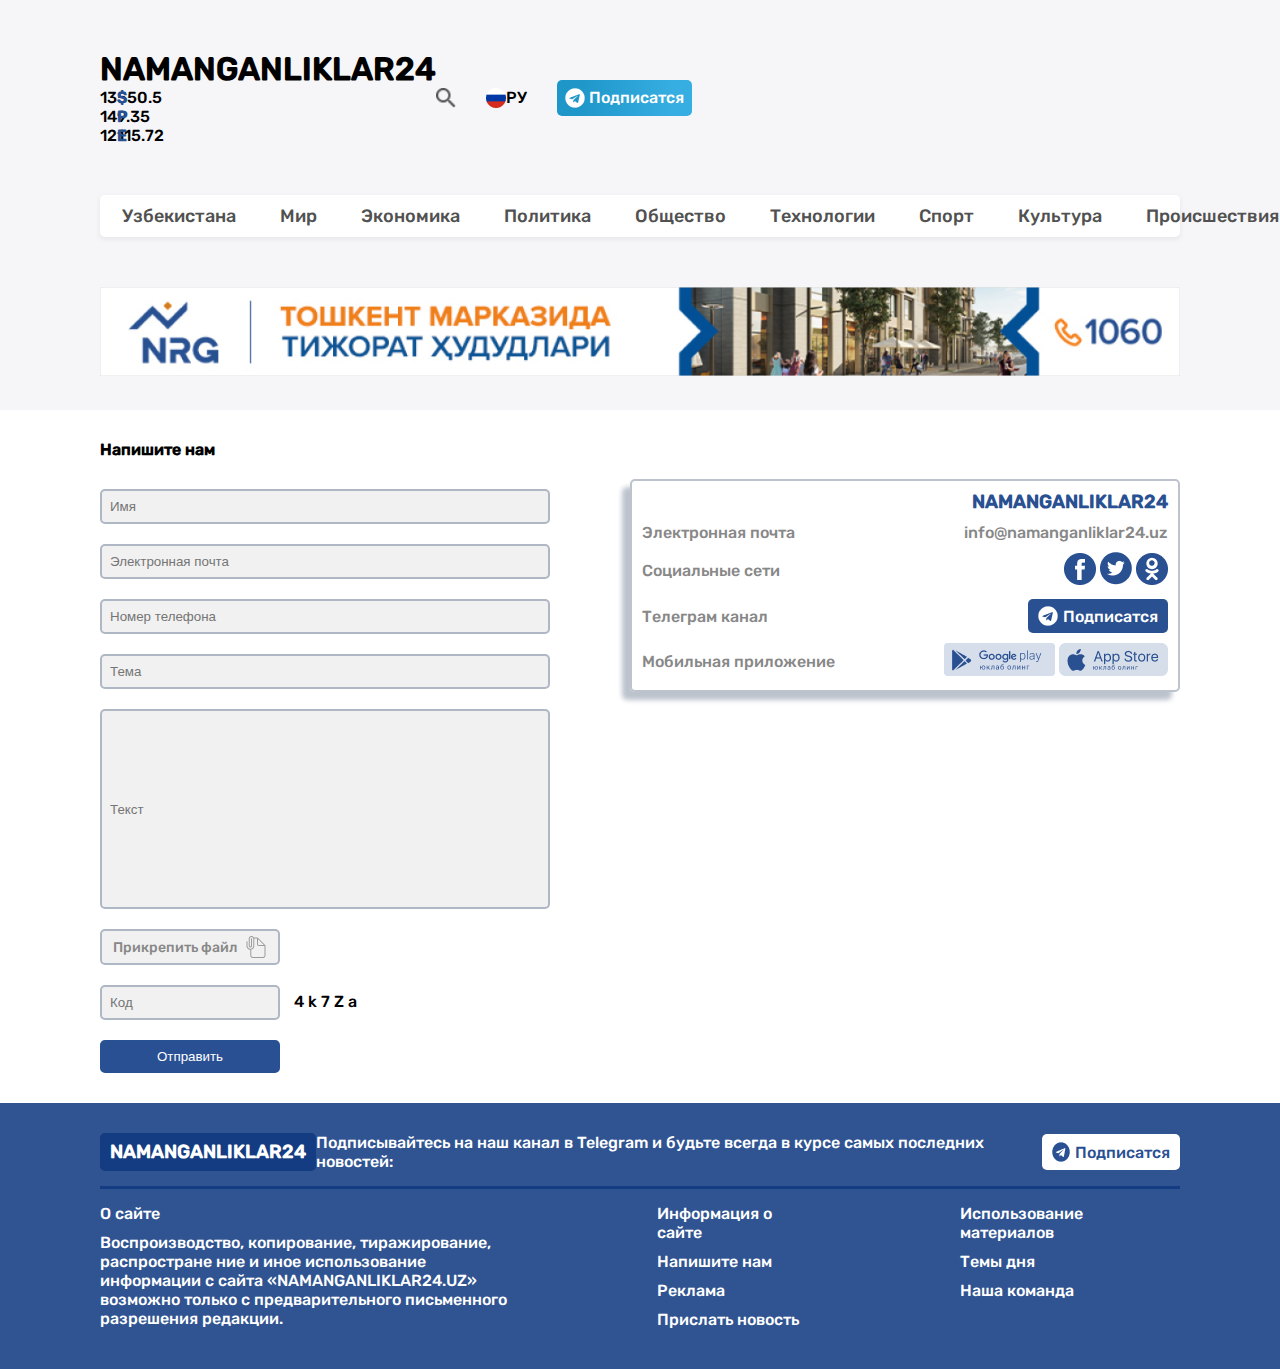
<file: index3.html>
<!DOCTYPE html>
<html lang="en">

<head>
    <meta charset="UTF-8">
    <title>NAMANGANLIKLAR24 page_3</title>

    <link rel="stylesheet" href="./main.css">
    <link rel="stylesheet" href="./style3.css">
</head>

<body>

    <header>
        <div class="head">

            <div class="currency">
                <h1>NAMANGANLIKLAR24</h1>
                <span>$</span>
                <p>13550.5</p>
                <span>P</span>
                <p>149.35</p>
                <span>E</span>
                <p>12115.72</p>
            </div>

            <div class="icons">
                <img class="img-lupa" src="./img/lupa.png" alt="#">
                <img class="img-flag" src="./img/flag.png" alt="#"><span>РУ</span>

                <a href="#" class="follow">
                    <img src="./img/cib_telegram@2x.png" alt="#">
                    <p>Подписатся</p>
                </a>

            </div>

        </div>
    </header>

    <nav>

        <ul class="nav-list">

            <li class="list-item">
                <a href="#">Узбекистана</a>
            </li>
            <li class="list-item">
                <a href="#">Мир</a>
            </li>
            <li class="list-item">
                <a href="#">Экономика</a>
            </li>
            <li class="list-item">
                <a href="#">Политика</a>
            </li>
            <li class="list-item">
                <a href="#">Общество</a>
            </li>
            <li class="list-item">
                <a href="#">Технологии</a>
            </li>
            <li class="list-item">
                <a href="#">Спорт</a>
            </li>
            <li class="list-item">
                <a href="#">Культура</a>
            </li>
            <li class="list-item">
                <a href="#">Происшествия</a>
            </li>
            <li class="list-item">
                <a href="#">Туризм</a>
            </li>

        </ul>

        <div class="banner">
            <img src="./img/nrg-banner.jpg" alt="#">
        </div>

    </nav>

    <section class="section">

        <h4>Напишите нам </h4>

        <div class="sectionParts">

            <form class="sectionPart1">

                <input type="text" placeholder="Имя"/>
                <input type="email" placeholder="Электронная почта"/>
                <input type="number" placeholder="Номер телефона"/>
                <input type="text" placeholder="Тема"/>
                <input type="text"  placeholder="Текст"/>

                <input type="file" id="file-upload" />
                <label for="file-upload" class="fileUpload" >Прикрепить файл<img src="./img/img-upload.png" alt="#"></label>
                <div>
                    <input class="passw" type="password" name="pass" placeholder="Код"/>
                    <label for="pass">4 k 7 Z a</label>
                </div>

                <div>
                    <button type="submit" class="form-btn">Отправить</button>
                </div>

            </form>

            <div class="sectionPart2">
                <h3>NAMANGANLIKLAR24</h3>
                <div>
                    <p>Электронная почта</p>
                    <p>info@namanganliklar24.uz</p>
                </div>
                <div>
                    <p>Социальные сети</p>
                    <div>
                        <img src="./img/facebook.png" alt="#">
                    <img src="./img/twitter.png" alt="#">
                    <img src="./img/odnoklasnik.png" alt="#">
                    </div>
                </div>
                <div>
                    <p>Телеграм канал</p>
                    <div class="telegram-icon">
                        <img src="./img/cib_telegram@2x.png" alt="#">
                        <span>Подписатся</span>
                    </div>
                </div>
                <div>
                    <p>Мобильная приложение</p>
                    <div>
                        <img src="./img/googlePlay.png" alt="#">
                        <img src="./img/appleStore.png" alt="#">
                    </div>
                </div>
            </div>

        </div>

    </section>

    <!-- Footer -->

    <footer id="footer">

        <div class="container footer">

            <div class="foot">
                <h3>NAMANGANLIKLAR24</h3>
                <p>Подписывайтесь на наш канал в Telegram и будьте всегда в курсе самых последних новостей:</p>
                <a href="#" class="foot-icon">
                    <img src="./img/telegram-logo.png" alt="#">
                    <p>Подписатся</p>
                </a>
            </div>

            <div class="foot_2">

                <div class="column-1">
                    <p>О сайте</p>
                    <p>Воспроизводство, копирование, тиражирование, распростране ние и иное использование информации с
                        сайта «NAMANGANLIKLAR24.UZ» возможно только с предварительного письменного разрешения редакции.
                    </p>
                </div>

                <ul class="column-2">
                    <li>Информация о сайте</li>
                    <li>Напишите нам</li>
                    <li>Реклама</li>
                    <li>Прислать новость</li>
                </ul>

                <ul class="column-2">
                    <li>Использование материалов</li>
                    <li>Темы дня</li>
                    <li>Наша команда</li>
                </ul>

            </div>

        </div>

    </footer>

</body>

</html>
</file>
<file: main.css>
@font-face{
    font-family: rubik;
    src: url(./fonts/static/Rubik-Medium.ttf);
}

@font-face{
    font-family: rubik-slim;
    src: url(./fonts/static/Rubik-Light.ttf);
}

*{
    padding: 0;
    margin: 0;
    box-sizing: border-box;
}

body{
    background-color: #ffffff;
    font-family: rubik;
}

.container{
    padding: 0 100px;
}

/* Header */

.header{
    padding: 50px 0;
}

.head{
    display: flex;
}

.currencies{
    display: flex;
    align-items: baseline;
    margin-right: auto;
}

.currencies p{
    color: #7A7A7A;
    font-weight: 100;
    margin-left: 30px;
    margin-right: 2px;
}

.currency{
    position: relative;
}

.currency >span{
    position: absolute;
    left: 17px;
    font-weight: 700;
    color: #285193;
}

.currencies >h1{
    color: #295091;
    font-weight: 700;
}

.icons{
    display: flex;
    align-items: center;
}

.icons >img{
    width: 20px;
    height: 20px;
}

ul{
    list-style: none;
}

.img-flag{
    margin-left: 30px;
}

.follow{
    display: flex;
    text-decoration: none;
    border-radius: 5px;
    padding: 8px;
    color: white;
    background: linear-gradient(90deg, #1E96C8 15.07%, #37AEE2 85.96%);
    margin-left: 30px;
}

.follow >p{
    padding-left: 4px;
}

/* Navbar */

.nav-list{
    display: flex;
    justify-content: space-between;
    box-shadow: 0px 2px 5px rgba(159, 159, 159, 0.19);
    border-radius: 5px;
    background-color: white;
    padding: 10px 0;
}

.list-item >a{
    font-size: 18px;
    text-decoration: none;
    color:#515151;
    padding: 10px 22px;
}

.list-item1 >a{
    font-size: 18px;
    text-decoration: none;
    color:#515151;
    padding: 10px 22px;
}

.list-item >a:hover{
    background: linear-gradient(90deg, #1E96C8 15.07%, #37AEE2 85.96%);
    border-radius: 5px;
    color: black;
}

.list-item1 >a:hover{
    background: linear-gradient(90deg, #1E96C8 15.07%, #37AEE2 85.96%);
    border-radius: 5px;
    color: black;
}

.list-item >a:active{
    color: white;
}

.list-item1{
    position: relative;
}

.list-item1:hover .dropdown-items{
    display: flex;
    flex-direction: column;
    cursor: pointer;
}

.dropdown-items{
    display: none;
    position: absolute;
    top: 30px;
    width: 100%;
    background: linear-gradient(90deg, #1e95c8cc 15.07%, #37afe2c9 85.96%);
}

.dropdown-item{
    padding: 5px 30px;
}

.dropdown-item:hover{
    box-shadow: 0px 0px 0px 2px #133C82 inset;
    color: white;
}

.banner>img{
    width: 100%;
    margin-top: 50px;
}

.covid-info{
    display: flex;
    justify-content: space-around;
    margin: 50px 0;
    padding: 25px 50px;
    background-color: #F6F6F9;
}

.covid-info-item{
    position: relative;
    display: flex;
    align-items: center;
    padding: 0 20px;
    border-right: #515151 1px solid;
    padding-right: 70px;
    padding-left: 0;
}

.item1::before{
    content: "";
    position: absolute;
    left: -45px;
    width: 35px;
    height: 35px;
    background: url(./img/virus.png) no-repeat;
    background-size: 35px 35px;
}

.item2::before{
    content: "";
    position: absolute;
    left: -40px;
    width: 30px;
    height: 30px;
    background: url(./img/mask.png) no-repeat;
    background-size: 30px 30px;
}

.item3::before{
    content: "";
    position: absolute;
    left: -40px;
    width: 35px;
    height: 30px;
    background: url(./img/smile.png) no-repeat;
    background-size: 30px 30px;
}

.item4::before{
    content: "";
    position: absolute;
    left: -40px;
    width: 30px;
    height: 30px;
    background: url(./img/empty.png) no-repeat;
    background-size: 30px 30px;
}

.virusPic{
    width: 35px;
    height: 35px;
}

.virusPic1{
    width: 30px;
    height: 30px;
}

.covid-info-item >p{
    width: 190px;
}

.covid-info-item >img{
    margin-right: 12px;
}

.infected-number :first-child{
    color: red;
}

.infected-number :nth-child(2){
    font-size: 20px;
}

.health-number :first-child{
    color: #05B135;
}

.health-number :nth-child(2){
    font-size: 20px;
}

.dead-number :nth-child(2){
    font-size: 20px;
}

/* section 3 */

.section3{
    display: flex;
    justify-content: space-between;
}

.section-3{
    margin-bottom: 50px;
    width: 65%;
}

.section-3 >p{
    margin-bottom: 15px;
    font-size: 20px;
}

.lastNews-btn{
    text-align: center;
    margin-top: 25px;
}

.lastNews-btn >a{
    margin-top: 25px;
    text-decoration: none;
    background: #295093;
    border-radius: 5px;
    padding: 8px 25px;
    color: white;
}

.lastNews-btn >a:hover{
    background: #ffffff;
    border-radius: 5px;
    border: #295093 1px solid;
    color: #295093;
}

.last-news{
    display: flex;
    margin-bottom: 15px;
}

.last-new{
    padding: 5px 15px;
}

.last-new >a{
    text-decoration: none;
    color: black;
    font-weight: bolder;
}

.last-new >a:hover{
    text-decoration: underline;
}

.last-new :nth-child(2){
    padding: 10px 0;
}

.time{
    display: flex;
    align-items: center;
    color:#7688A4;
}

.section3-part2{
    width: 33%;
    margin-top: 8px;
}

.line{
    width: 100%;
    height: 3px;
    background-color: #E4E4E4;
    margin: 15px 0;
}

.p-new :nth-child(2){
    padding: 10px 0;
}

.p-new :nth-child(3){
    color: #7688A4;
}

.popular-news{
    padding: 20px;
    background: #F6F6F9;
    border-radius: 5px;
    margin-bottom: 70px;
}

.ucell-pic >img{
    width: 100%;
}

/* Footer */

.footer{
    background: #305491;
    padding-top: 30px;
    padding-bottom: 30px;
}

.foot{
    display: flex;
    align-items: center;
    border-bottom: #133C82 3px solid;
    padding-bottom: 15px;
}

.foot >h3{
    margin-right: auto;
    background-color: #133C82;
    color: white;
    padding: 8px 10px;
    border-radius: 5px;
}

.foot >p{
    color: white;
}

.foot-icon{
    display: flex;
    align-items: center;
    background-color: white;
    padding: 8px 10px;
    border-radius: 5px;
    margin-left: 20px;
    text-decoration: none;
}

.foot-icon >p{
    padding-left: 5px;
    color: #295093;
}

.foot_2{
    display: flex;
    padding-top: 15px;
}

.foot_2 >ul{
    list-style: none;
}

.column-1{
    width: 420px;
}

.column-1 >p{
    color: white;
}

.column-1 :first-child{
    padding-bottom: 10px;
}

.column-2{
    padding-left: 140px;
}

.column-2 >li{
    padding-bottom: 10px;
    color: white;
}

.cards{
    display: flex;
    flex-wrap: wrap;
    justify-content: space-between;
    margin-bottom: 20px;
}

.card{
    margin-bottom: 16px;
}

.card >img{
    width: 425px;
    height: 220px;
}

.card >p{
    width: 400px;
}

.card :nth-child(3){
    color: #6B6D97;
    font-size: 13px;
    padding-top: 10px;
}
</file>
<file: style.css>
/* Section_2 */

.cards{
    display: flex;
    flex-wrap: wrap;
    justify-content: space-between;
    margin-bottom: 20px;
}

.card{
    margin-bottom: 16px;
}

.card >img{
    width: 425px;
    height: 220px;
}

.card >p{
    width: 400px;
}

.card :nth-child(3){
    color: #6B6D97;
    font-size: 13px;
    padding-top: 10px;
}

.notification{
    display: flex;
    align-items: center;
    background: rgba(239, 186, 84, 0.18);
    border-radius: 5px;
    padding: 20px 25px;
    margin-bottom: 50px;
}

.notification >img{
    width: 27px;
    height: 30px;
}

.notification >p{
    margin-right: auto;
    padding-left: 15px;
}

.notification >a{
    text-decoration: none;
    background: linear-gradient(90deg, #FE5C28 0%, rgba(255, 139, 54, 0.9) 88.43%);
    border-radius: 5px;
    color: white;
    padding: 8px 15px;
}

/* Section_3 */

.section3{
    display: flex;
    justify-content: space-between;
}

.section-3{
    margin-bottom: 50px;
    width: 65%;
}

.section-3 >p{
    margin-bottom: 15px;
    font-size: 20px;
}

.lastNews-btn{
    text-align: center;
    margin-top: 25px;
}

.lastNews-btn >a{
    margin-top: 25px;
    text-decoration: none;
    background: #295093;
    border-radius: 5px;
    padding: 8px 25px;
    color: white;
}

.lastNews-btn >a:hover{
    background: #ffffff;
    border-radius: 5px;
    border: #295093 1px solid;
    color: #295093;
}

.last-news{
    display: flex;
    margin-bottom: 15px;
}

.last-new{
    padding: 5px 15px;
}

.last-new >a{
    text-decoration: none;
    color: black;
    font-weight: bolder;
}

.last-new >a:hover{
    text-decoration: underline;
}

.last-new :nth-child(2){
    padding: 10px 0;
}

.time{
    display: flex;
    align-items: center;
    color:#7688A4;
}

.section3-part2{
    width: 33%;
    margin-top: 8px;
}

.line{
    width: 100%;
    height: 3px;
    background-color: #E4E4E4;
    margin: 15px 0;
}

.p-new :nth-child(2){
    padding: 10px 0;
}

.p-new :nth-child(3){
    color: #7688A4;
}

.popular-news{
    padding: 20px;
    background: #F6F6F9;
    border-radius: 5px;
    margin-bottom: 70px;
}

.ucell-pic >img{
    width: 100%;
}

/* Secxtion_4 */

.last-section{
    display: flex;
    background-color:#F6F6F9;
    padding-left: 30px;
    margin-bottom: 40px;
}

.last-section-icons{
    display: flex;
    align-items: center;
}

.last-section-icons :nth-child(2){
    margin-left: 20px;
    margin-right: 30px;
}

.last-section-text{
    padding-right: 30px;
}

.last-section-text >p{
    width: 550px;
    padding-top: 15px;
}

.last-section-text >h3{
    margin-left: 20px;
    color:#295093;
    font-size: 22px;
}

/* Footer */

.footer{
    background: #305491;
    padding-top: 30px;
    padding-bottom: 30px;
}

.foot{
    display: flex;
    align-items: center;
    border-bottom: #133C82 3px solid;
    padding-bottom: 15px;
}

.foot >h3{
    margin-right: auto;
    background-color: #133C82;
    color: white;
    padding: 8px 10px;
    border-radius: 5px;
}

.foot >p{
    color: white;
}

.foot-icon{
    display: flex;
    align-items: center;
    background-color: white;
    padding: 8px 10px;
    border-radius: 5px;
    margin-left: 20px;
    text-decoration: none;
}

.foot-icon >p{
    padding-left: 5px;
    color: #295093;
}

.foot_2{
    display: flex;
    padding-top: 15px;
}

.foot_2 >ul{
    list-style: none;
}

.column-1{
    width: 420px;
}

.column-1 >p{
    color: white;
}

.column-1 :first-child{
    padding-bottom: 10px;
}

.column-2{
    padding-left: 140px;
}

.column-2 >li{
    padding-bottom: 10px;
    color: white;
}
</file>
<file: style1.css>
header{
    background-color:#F6F6F9;
    padding: 50px 100px;
}

nav{
    background-color:#F6F6F9;
    padding: 0 100px;
    padding-bottom: 30px;
}

.covid-info{
    margin-top: 30px;
}

/* section */

.section3{
    padding-left: 100px;
    padding-right: 100px;
}
</file>
<file: style2.css>
header{
    background-color:#F6F6F9;
    padding: 50px 100px;
}

nav{
    background-color:#F6F6F9;
    padding: 0 100px;
    padding-bottom: 30px;
}

.section3{
    padding-left: 100px;
    padding-right: 100px;
    margin-top: 15px;
}

.words-of-president >:nth-child(1){
    font-weight: bolder;
    padding-top: 12px;
    padding-bottom: 10px;
}

.words-of-president >:nth-child(2){
    padding: 10px 0;
}

.words-of-president >:nth-child(3){
    padding: 10px 0;
}

.words-of-president >:nth-child(4){
    padding: 10px 0;
    font-weight: bolder;
    font-style: italic;
}

.words-of-president >:nth-child(5){
    padding: 10px 0;
}

.words-of-president >:nth-child(6){
    padding: 10px 0;
}

.words-of-president >:nth-child(7){
    padding: 10px 0;
}

.words-of-president >:nth-child(8){
    padding: 10px 0;
}

.pic-of-president{
    width: 100%;
}

.section-3{
    border-bottom: #EBEBEB 3px solid;
    padding-bottom: 30px;
    margin-bottom: 0;
}

.section-3 >:nth-child(2){
    font-size: 15px;
    color: #7688A4;
    margin: 5px 0;
}

.section-3 >:nth-child(1){
    margin: 0;
}

.president-time{
    display: flex;
    align-items: center;
}

.btns{
    display: flex;
    align-items: center;
    justify-content: space-between;
    width: 340px;
    margin-top: 60px;
}

.btns >a{
    text-decoration: none;
}

.popular-news{
    margin-bottom: 20px;
}

.last-section{
    padding: 0 100px;
}

.last-section >h4{
    margin: 15px 0;
}
</file>
<file: style3.css>
header{
    background-color:#F6F6F9;
    padding: 50px 100px;
}

nav{
    background-color:#F6F6F9;
    padding: 0 100px;
    padding-bottom: 30px;
}

.covid-info{
    margin-top: 30px;
}

/* section */

.section3{
    padding-left: 100px;
    padding-right: 100px;
}

.section{
    padding: 0 100px;
    margin: 30px 0;
}

.sectionParts{
    display: flex;
    justify-content: space-between;
    margin-top: 20px;
}

.sectionPart1{
    display: flex;
    flex-direction: column;
}

.sectionPart1 >:nth-child(1){
    width: 450px;
    margin: 10px 0;
    padding: 8px;
    background: #F1F1F1;
    border: 2px solid rgba(28, 51, 93, 0.3);
    border-radius: 5px;
}

.sectionPart1 :nth-child(1):focus{
    outline: none;
}

.sectionPart1 >:nth-child(2){
    margin: 10px 0;
    padding: 8px;
    background: #F1F1F1;
    border: 2px solid rgba(28, 51, 93, 0.3);
    border-radius: 5px;
}

.sectionPart1 :nth-child(2):focus{
    outline: none;
}

.sectionPart1 >input:nth-child(3){
    margin: 10px 0;
    padding: 8px;
    background: #F1F1F1;
    border: 2px solid rgba(28, 51, 93, 0.3);
    border-radius: 5px;
}

.sectionPart1 :nth-child(3):focus{
    outline: none;
}

.sectionPart1 :nth-child(4){
    margin: 10px 0;
    padding: 8px;
    background: #F1F1F1;
    border: 2px solid rgba(28, 51, 93, 0.3);
    border-radius: 5px;
}

.sectionPart1 :nth-child(4):focus{
    outline: none;
}

.sectionPart1 :nth-child(5){
    margin: 10px 0;
    padding: 8px;
    height: 200px;
    background: #F1F1F1;
    border: 2px solid rgba(28, 51, 93, 0.3);
    border-radius: 5px;
}

.sectionPart1 :nth-child(5):focus{
    outline: none;
}

.passw{
    width: 180px;
    padding: 8px;
    background: #F1F1F1;
    border: 2px solid rgba(28, 51, 93, 0.3);
    border-radius: 5px;
    margin-top: 20px;
    margin-right: 10px;
}

input[type="file"]{
    display: none;
}

.fileUpload{
    display: flex;
    align-items: center;
    justify-content: center;
    border: rgba(28, 51, 93, 0.3) 2px solid;
    padding: 4px;
    border-radius: 5px;
    cursor: pointer;
    color: #888888;
    font-size: 14px;
    font-weight: 100;
    width: 180px;
    background-color: #F1F1F1;
    margin-top: 10px;
}

.fileUpload >img{
    padding-left: 7px;
}

.form-btn{
    padding: 7px 0;
    width: 180px;
    border-radius: 5px;
    background: #295093;
    border: 2px solid rgba(40, 81, 147);
    color: white;
    cursor: pointer;
    margin-top: 20px;
}

.form-btn:hover{
    background-color: #ffffff;
    color: rgba(40, 81, 147);
}

.sectionPart2{
    height: fit-content;
    border: 2px solid #BCC3CD;
    border-radius: 5px;
    padding: 10px;
    width: 550px;
    box-shadow: -8px 8px 5px #BCC3CD;
}

.sectionPart2 >h3{
    display: flex;
    justify-content: flex-end;
    color:#295091;
}

.sectionPart2 >:nth-child(2){
    display: flex;
    justify-content: space-between;
    padding-top: 10px;
    color: #888888;
}

.sectionPart2 >:nth-child(3){
    display: flex;
    justify-content: space-between;
    align-items: center;
    padding-top: 10px;
    color: #888888;
}

.sectionPart2 >:nth-child(4){
    display: flex;
    justify-content: space-between;
    align-items: center;
    padding-top: 10px;
    color: #888888;
}

.sectionPart2 >:nth-child(5){
    display: flex;
    justify-content: space-between;
    align-items: center;
    padding-top: 10px;
    color: #888888;
}

.telegram-icon{
    display: flex;
    align-items: center;
    background: #295091;
    border-radius: 5px;
    padding: 7px 10px;
    color: white;
    cursor: pointer;
}

.telegram-icon >img{
    padding-right: 5px;
}
</file>
